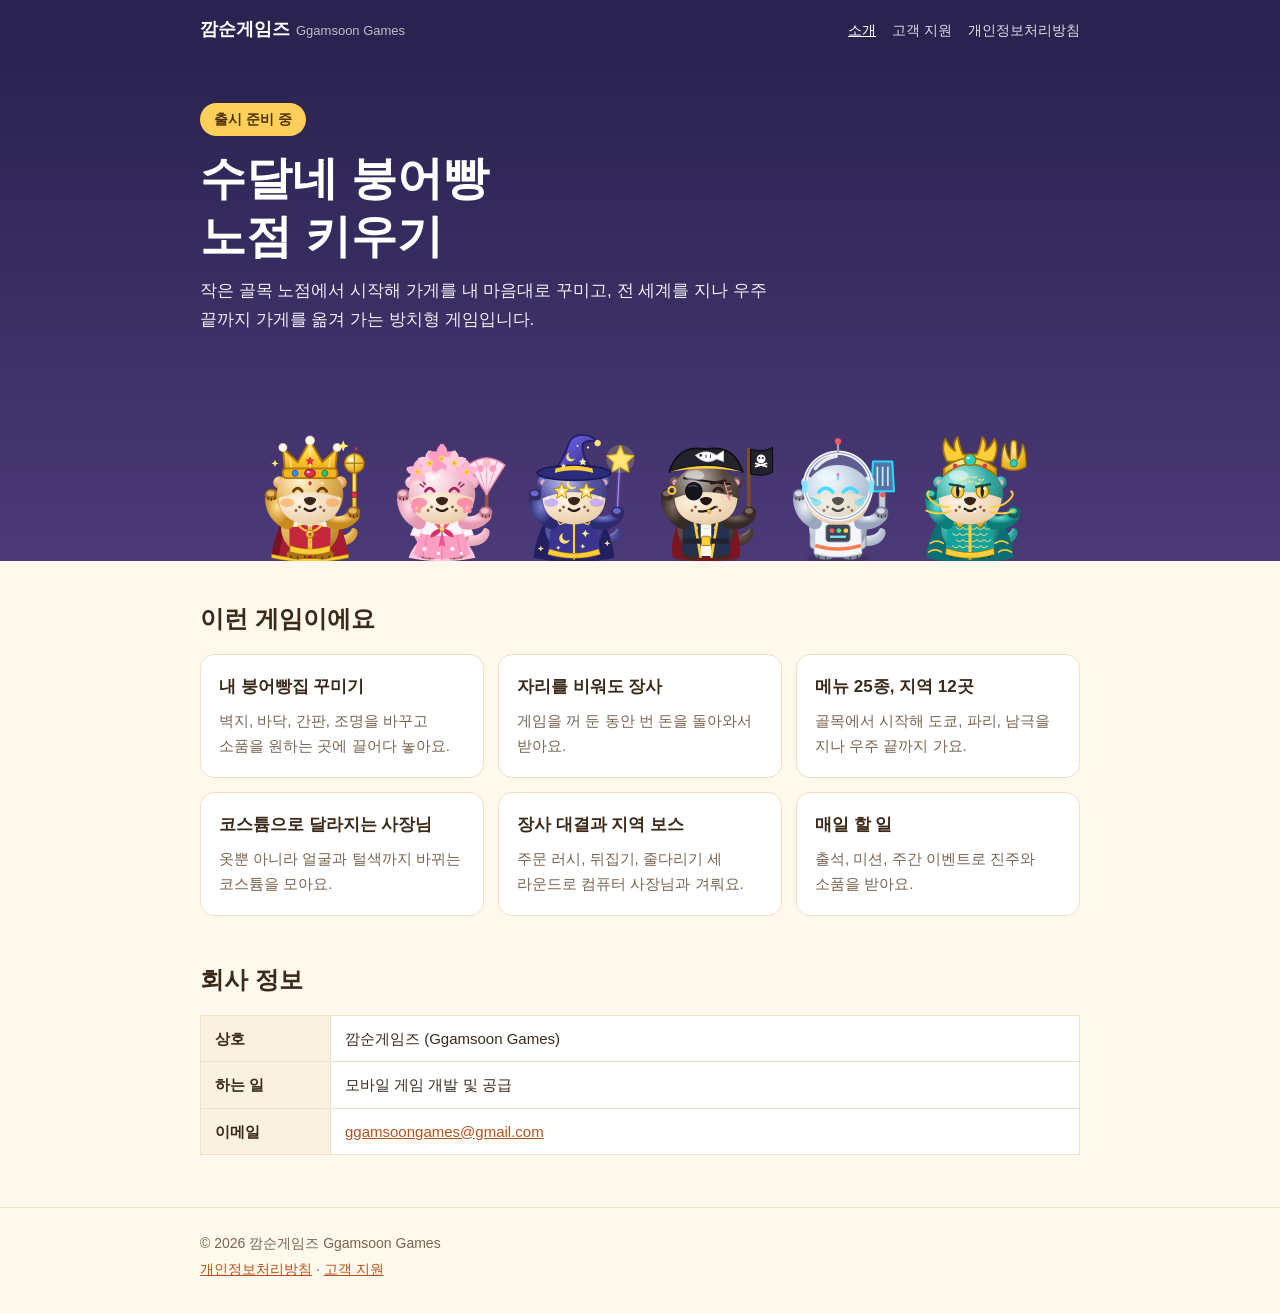
<file: index.html>
<!doctype html>
<html lang="ko">
<head>
<meta charset="utf-8">
<meta name="viewport" content="width=device-width,initial-scale=1">
<title>깜순게임즈 Ggamsoon Games</title>
<meta name="description" content="모바일 게임을 만드는 깜순게임즈입니다. 첫 작품 수달네 붕어빵을 출시 준비 중입니다.">
<link rel="icon" href="assets/icon.png">
<link rel="stylesheet" href="style.css">
</head>
<body>
<header class="top"><div class="wrap">
  <a class="brand" href="index.html">깜순게임즈<small>Ggamsoon Games</small></a>
  <nav><a href="index.html" aria-current="page">소개</a><a href="support.html">고객 지원</a><a href="privacy.html">개인정보처리방침</a></nav>
</div></header>

<div class="hero"><div class="wrap">
  <span class="badge">출시 준비 중</span>
  <h1 style="margin-top:14px">수달네 붕어빵<br>노점 키우기</h1>
  <p>작은 골목 노점에서 시작해 가게를 내 마음대로 꾸미고, 전 세계를 지나 우주 끝까지 가게를 옮겨 가는 방치형 게임입니다.</p>
  <img class="cast" src="assets/cast.png" width="1640" height="400" alt="왕관, 벚꽃 한복, 마법사, 해적, 우주복, 용왕 옷을 입은 수달 사장님들">
</div></div>

<main class="wrap">
  <section>
    <h2>이런 게임이에요</h2>
    <div class="grid">
      <div class="card"><h3>내 붕어빵집 꾸미기</h3><p>벽지, 바닥, 간판, 조명을 바꾸고 소품을 원하는 곳에 끌어다 놓아요.</p></div>
      <div class="card"><h3>자리를 비워도 장사</h3><p>게임을 꺼 둔 동안 번 돈을 돌아와서 받아요.</p></div>
      <div class="card"><h3>메뉴 25종, 지역 12곳</h3><p>골목에서 시작해 도쿄, 파리, 남극을 지나 우주 끝까지 가요.</p></div>
      <div class="card"><h3>코스튬으로 달라지는 사장님</h3><p>옷뿐 아니라 얼굴과 털색까지 바뀌는 코스튬을 모아요.</p></div>
      <div class="card"><h3>장사 대결과 지역 보스</h3><p>주문 러시, 뒤집기, 줄다리기 세 라운드로 컴퓨터 사장님과 겨뤄요.</p></div>
      <div class="card"><h3>매일 할 일</h3><p>출석, 미션, 주간 이벤트로 진주와 소품을 받아요.</p></div>
    </div>
  </section>

  <section>
    <h2>회사 정보</h2>
    <table class="info">
      <tr><th>상호</th><td>깜순게임즈 (Ggamsoon Games)</td></tr>
      <tr><th>하는 일</th><td>모바일 게임 개발 및 공급</td></tr>
      <tr><th>이메일</th><td><a href="mailto:ggamsoongames@gmail.com">ggamsoongames@gmail.com</a></td></tr>
    </table>
  </section>
</main>

<footer><div class="wrap">
  <p>© 2026 깜순게임즈 Ggamsoon Games</p>
  <p><a href="privacy.html">개인정보처리방침</a> · <a href="support.html">고객 지원</a></p>
</div></footer>
</body>
</html>
</file>
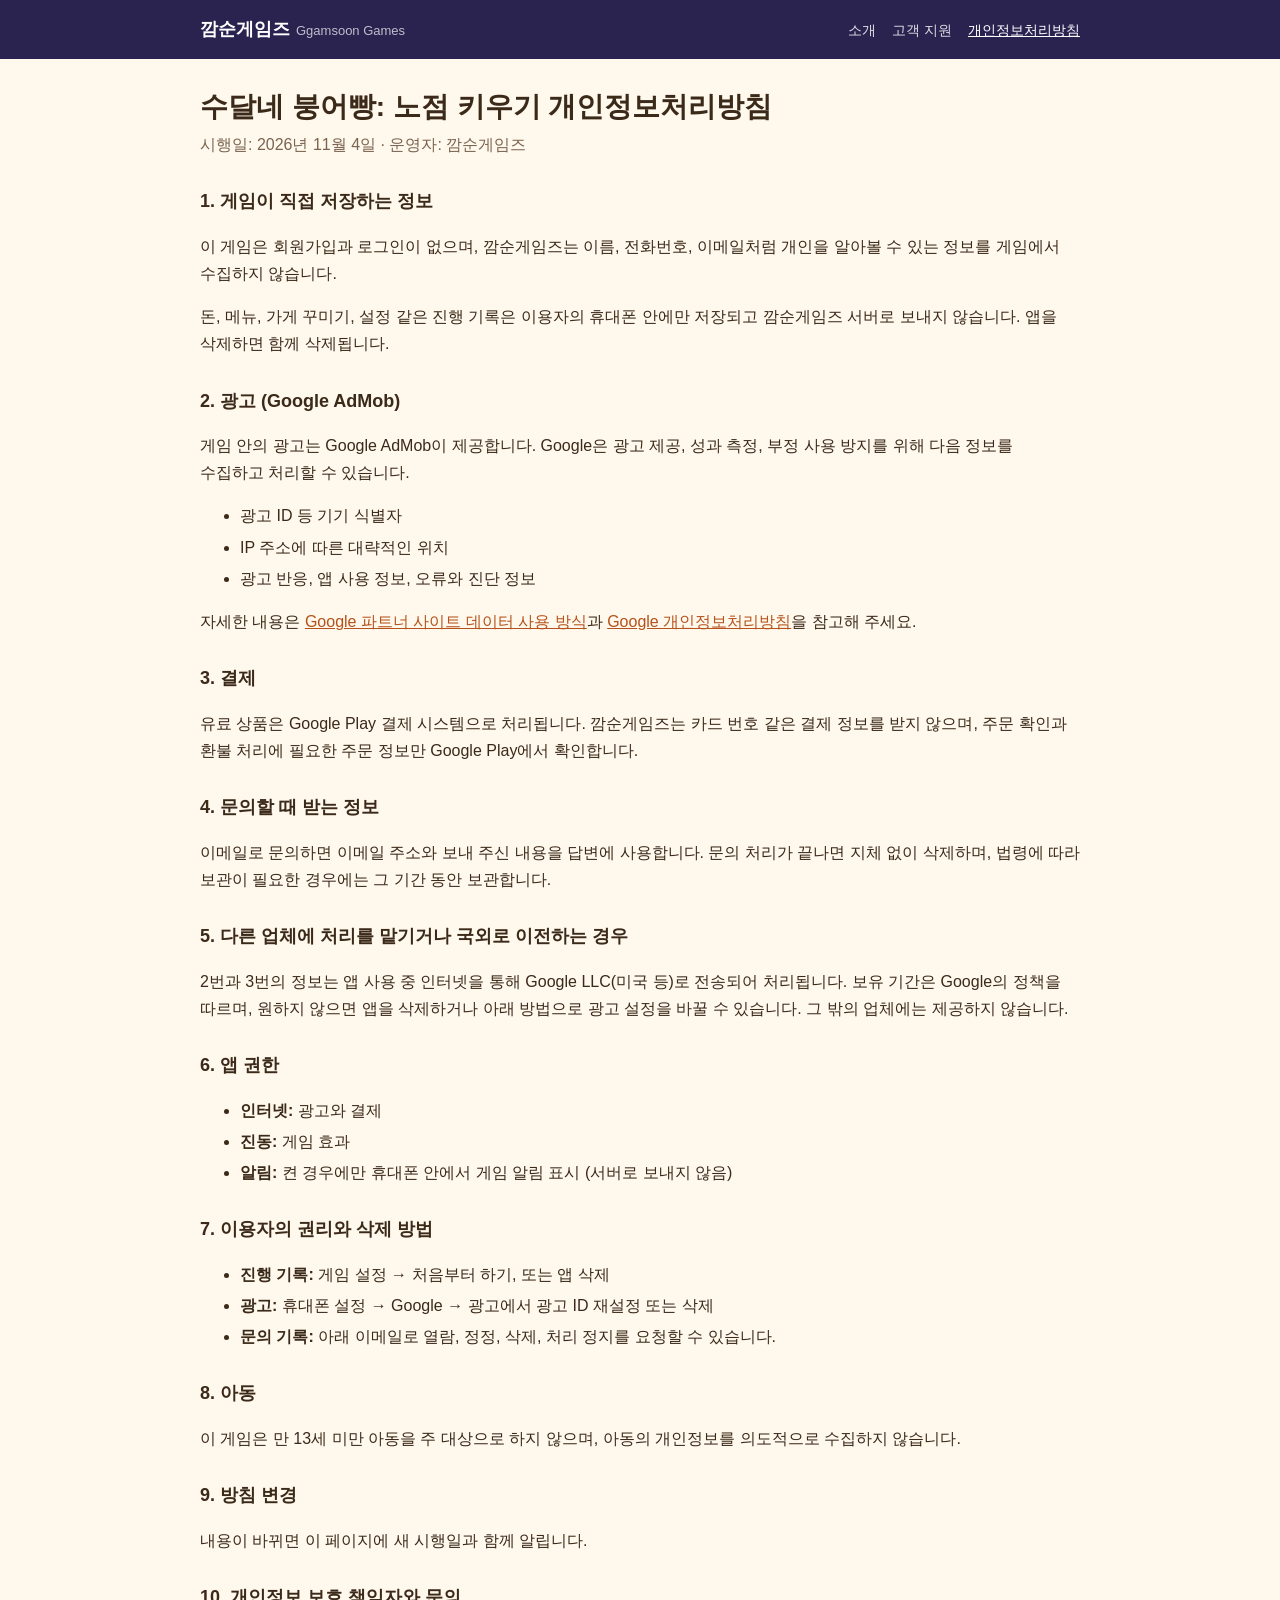
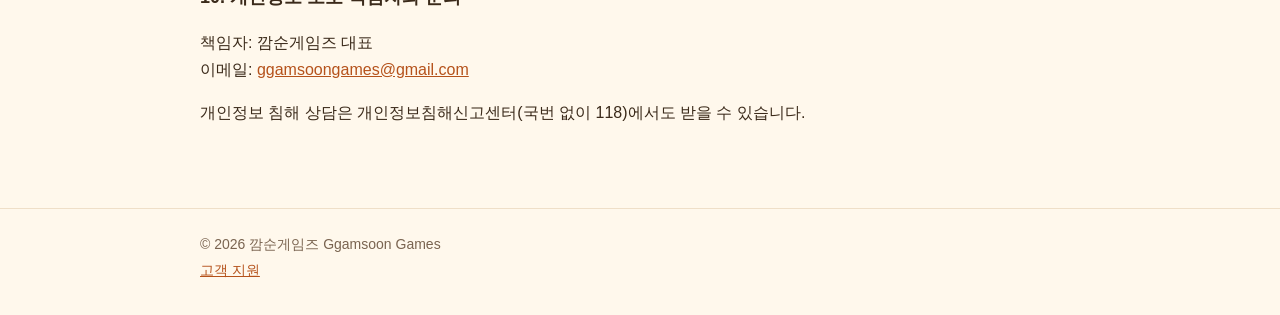
<file: privacy.html>
<!doctype html>
<html lang="ko">
<head>
<meta charset="utf-8">
<meta name="viewport" content="width=device-width,initial-scale=1">
<title>개인정보처리방침 깜순게임즈</title>
<link rel="icon" href="assets/icon.png">
<link rel="stylesheet" href="style.css">
</head>
<body>
<header class="top"><div class="wrap">
  <a class="brand" href="index.html">깜순게임즈<small>Ggamsoon Games</small></a>
  <nav><a href="index.html">소개</a><a href="support.html">고객 지원</a><a href="privacy.html" aria-current="page">개인정보처리방침</a></nav>
</div></header>

<main class="wrap doc">
  <h1>수달네 붕어빵: 노점 키우기 개인정보처리방침</h1>
  <p class="meta">시행일: 2026년 11월 4일 · 운영자: 깜순게임즈</p>

  <h2>1. 게임이 직접 저장하는 정보</h2>
  <p>이 게임은 회원가입과 로그인이 없으며, 깜순게임즈는 이름, 전화번호, 이메일처럼 개인을 알아볼 수 있는 정보를 게임에서 수집하지 않습니다.</p>
  <p>돈, 메뉴, 가게 꾸미기, 설정 같은 진행 기록은 이용자의 휴대폰 안에만 저장되고 깜순게임즈 서버로 보내지 않습니다. 앱을 삭제하면 함께 삭제됩니다.</p>

  <h2>2. 광고 (Google AdMob)</h2>
  <p>게임 안의 광고는 Google AdMob이 제공합니다. Google은 광고 제공, 성과 측정, 부정 사용 방지를 위해 다음 정보를 수집하고 처리할 수 있습니다.</p>
  <ul>
    <li>광고 ID 등 기기 식별자</li>
    <li>IP 주소에 따른 대략적인 위치</li>
    <li>광고 반응, 앱 사용 정보, 오류와 진단 정보</li>
  </ul>
  <p>자세한 내용은 <a href="https://policies.google.com/technologies/partner-sites">Google 파트너 사이트 데이터 사용 방식</a>과 <a href="https://policies.google.com/privacy">Google 개인정보처리방침</a>을 참고해 주세요.</p>

  <h2>3. 결제</h2>
  <p>유료 상품은 Google Play 결제 시스템으로 처리됩니다. 깜순게임즈는 카드 번호 같은 결제 정보를 받지 않으며, 주문 확인과 환불 처리에 필요한 주문 정보만 Google Play에서 확인합니다.</p>

  <h2>4. 문의할 때 받는 정보</h2>
  <p>이메일로 문의하면 이메일 주소와 보내 주신 내용을 답변에 사용합니다. 문의 처리가 끝나면 지체 없이 삭제하며, 법령에 따라 보관이 필요한 경우에는 그 기간 동안 보관합니다.</p>

  <h2>5. 다른 업체에 처리를 맡기거나 국외로 이전하는 경우</h2>
  <p>2번과 3번의 정보는 앱 사용 중 인터넷을 통해 Google LLC(미국 등)로 전송되어 처리됩니다. 보유 기간은 Google의 정책을 따르며, 원하지 않으면 앱을 삭제하거나 아래 방법으로 광고 설정을 바꿀 수 있습니다. 그 밖의 업체에는 제공하지 않습니다.</p>

  <h2>6. 앱 권한</h2>
  <ul>
    <li><b>인터넷:</b> 광고와 결제</li>
    <li><b>진동:</b> 게임 효과</li>
    <li><b>알림:</b> 켠 경우에만 휴대폰 안에서 게임 알림 표시 (서버로 보내지 않음)</li>
  </ul>

  <h2>7. 이용자의 권리와 삭제 방법</h2>
  <ul>
    <li><b>진행 기록:</b> 게임 설정 → 처음부터 하기, 또는 앱 삭제</li>
    <li><b>광고:</b> 휴대폰 설정 → Google → 광고에서 광고 ID 재설정 또는 삭제</li>
    <li><b>문의 기록:</b> 아래 이메일로 열람, 정정, 삭제, 처리 정지를 요청할 수 있습니다.</li>
  </ul>

  <h2>8. 아동</h2>
  <p>이 게임은 만 13세 미만 아동을 주 대상으로 하지 않으며, 아동의 개인정보를 의도적으로 수집하지 않습니다.</p>

  <h2>9. 방침 변경</h2>
  <p>내용이 바뀌면 이 페이지에 새 시행일과 함께 알립니다.</p>

  <h2>10. 개인정보 보호 책임자와 문의</h2>
  <p>책임자: 깜순게임즈 대표<br>이메일: <a href="mailto:ggamsoongames@gmail.com">ggamsoongames@gmail.com</a></p>
  <p>개인정보 침해 상담은 개인정보침해신고센터(국번 없이 118)에서도 받을 수 있습니다.</p>
</main>

<footer><div class="wrap">
  <p>© 2026 깜순게임즈 Ggamsoon Games</p>
  <p><a href="support.html">고객 지원</a></p>
</div></footer>
</body>
</html>
</file>
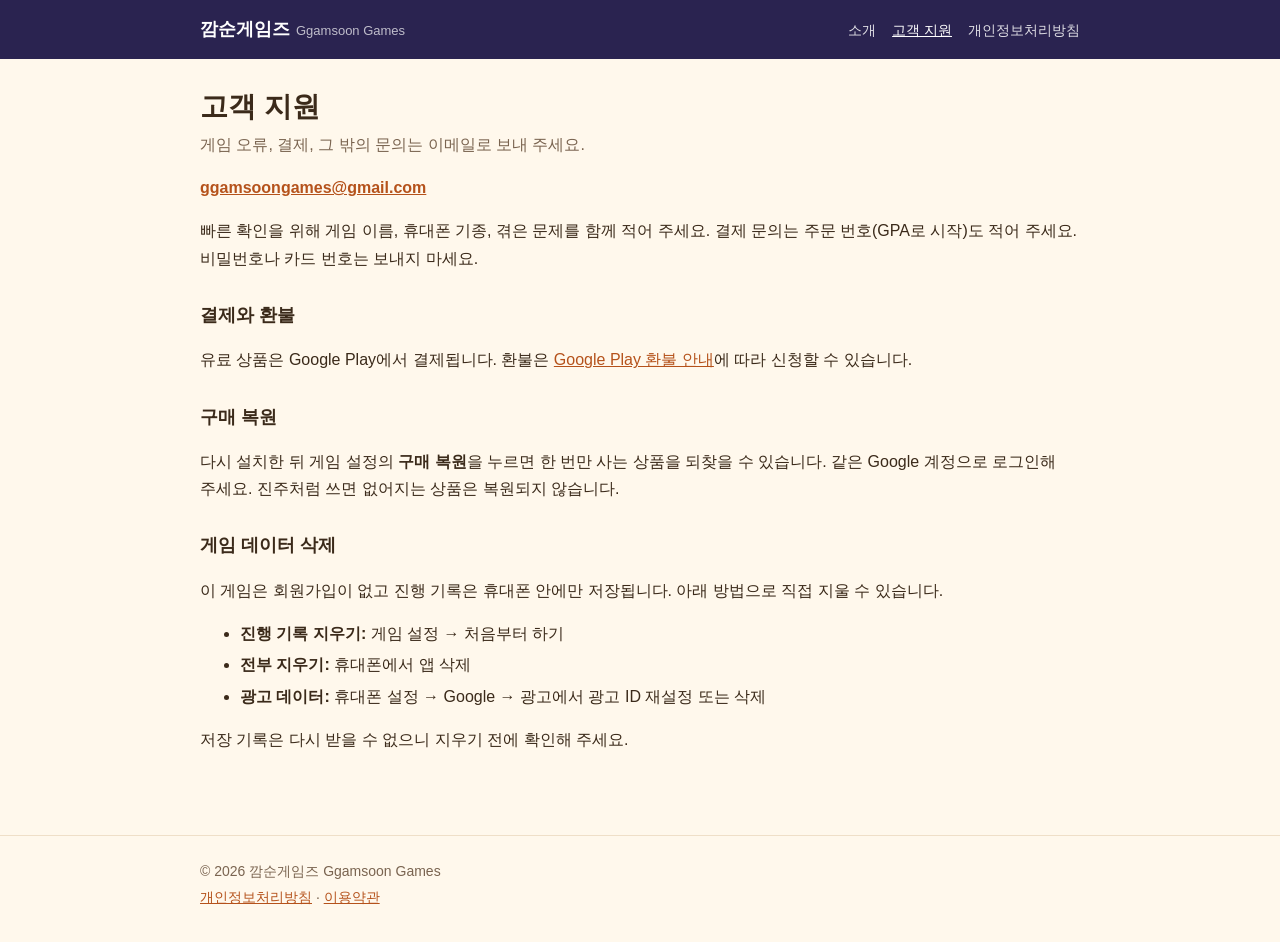
<file: support.html>
<!doctype html>
<html lang="ko">
<head>
<meta charset="utf-8">
<meta name="viewport" content="width=device-width,initial-scale=1">
<title>고객 지원 깜순게임즈</title>
<link rel="icon" href="assets/icon.png">
<link rel="stylesheet" href="style.css">
</head>
<body>
<header class="top"><div class="wrap">
  <a class="brand" href="index.html">깜순게임즈<small>Ggamsoon Games</small></a>
  <nav><a href="index.html">소개</a><a href="support.html" aria-current="page">고객 지원</a><a href="privacy.html">개인정보처리방침</a></nav>
</div></header>

<main class="wrap doc">
  <h1>고객 지원</h1>
  <p class="meta">게임 오류, 결제, 그 밖의 문의는 이메일로 보내 주세요.</p>
  <p><a href="mailto:ggamsoongames@gmail.com"><b>ggamsoongames@gmail.com</b></a></p>
  <p>빠른 확인을 위해 게임 이름, 휴대폰 기종, 겪은 문제를 함께 적어 주세요. 결제 문의는 주문 번호(GPA로 시작)도 적어 주세요. 비밀번호나 카드 번호는 보내지 마세요.</p>

  <h2>결제와 환불</h2>
  <p>유료 상품은 Google Play에서 결제됩니다. 환불은 <a href="https://support.google.com/googleplay/answer/2479637?hl=ko">Google Play 환불 안내</a>에 따라 신청할 수 있습니다.</p>

  <h2>구매 복원</h2>
  <p>다시 설치한 뒤 게임 설정의 <b>구매 복원</b>을 누르면 한 번만 사는 상품을 되찾을 수 있습니다. 같은 Google 계정으로 로그인해 주세요. 진주처럼 쓰면 없어지는 상품은 복원되지 않습니다.</p>

  <h2 id="delete">게임 데이터 삭제</h2>
  <p>이 게임은 회원가입이 없고 진행 기록은 휴대폰 안에만 저장됩니다. 아래 방법으로 직접 지울 수 있습니다.</p>
  <ul>
    <li><b>진행 기록 지우기:</b> 게임 설정 → 처음부터 하기</li>
    <li><b>전부 지우기:</b> 휴대폰에서 앱 삭제</li>
    <li><b>광고 데이터:</b> 휴대폰 설정 → Google → 광고에서 광고 ID 재설정 또는 삭제</li>
  </ul>
  <p>저장 기록은 다시 받을 수 없으니 지우기 전에 확인해 주세요.</p>
</main>

<footer><div class="wrap">
  <p>© 2026 깜순게임즈 Ggamsoon Games</p>
  <p><a href="privacy.html">개인정보처리방침</a> · <a href="terms.html">이용약관</a></p>
</div></footer>
</body>
</html>
</file>
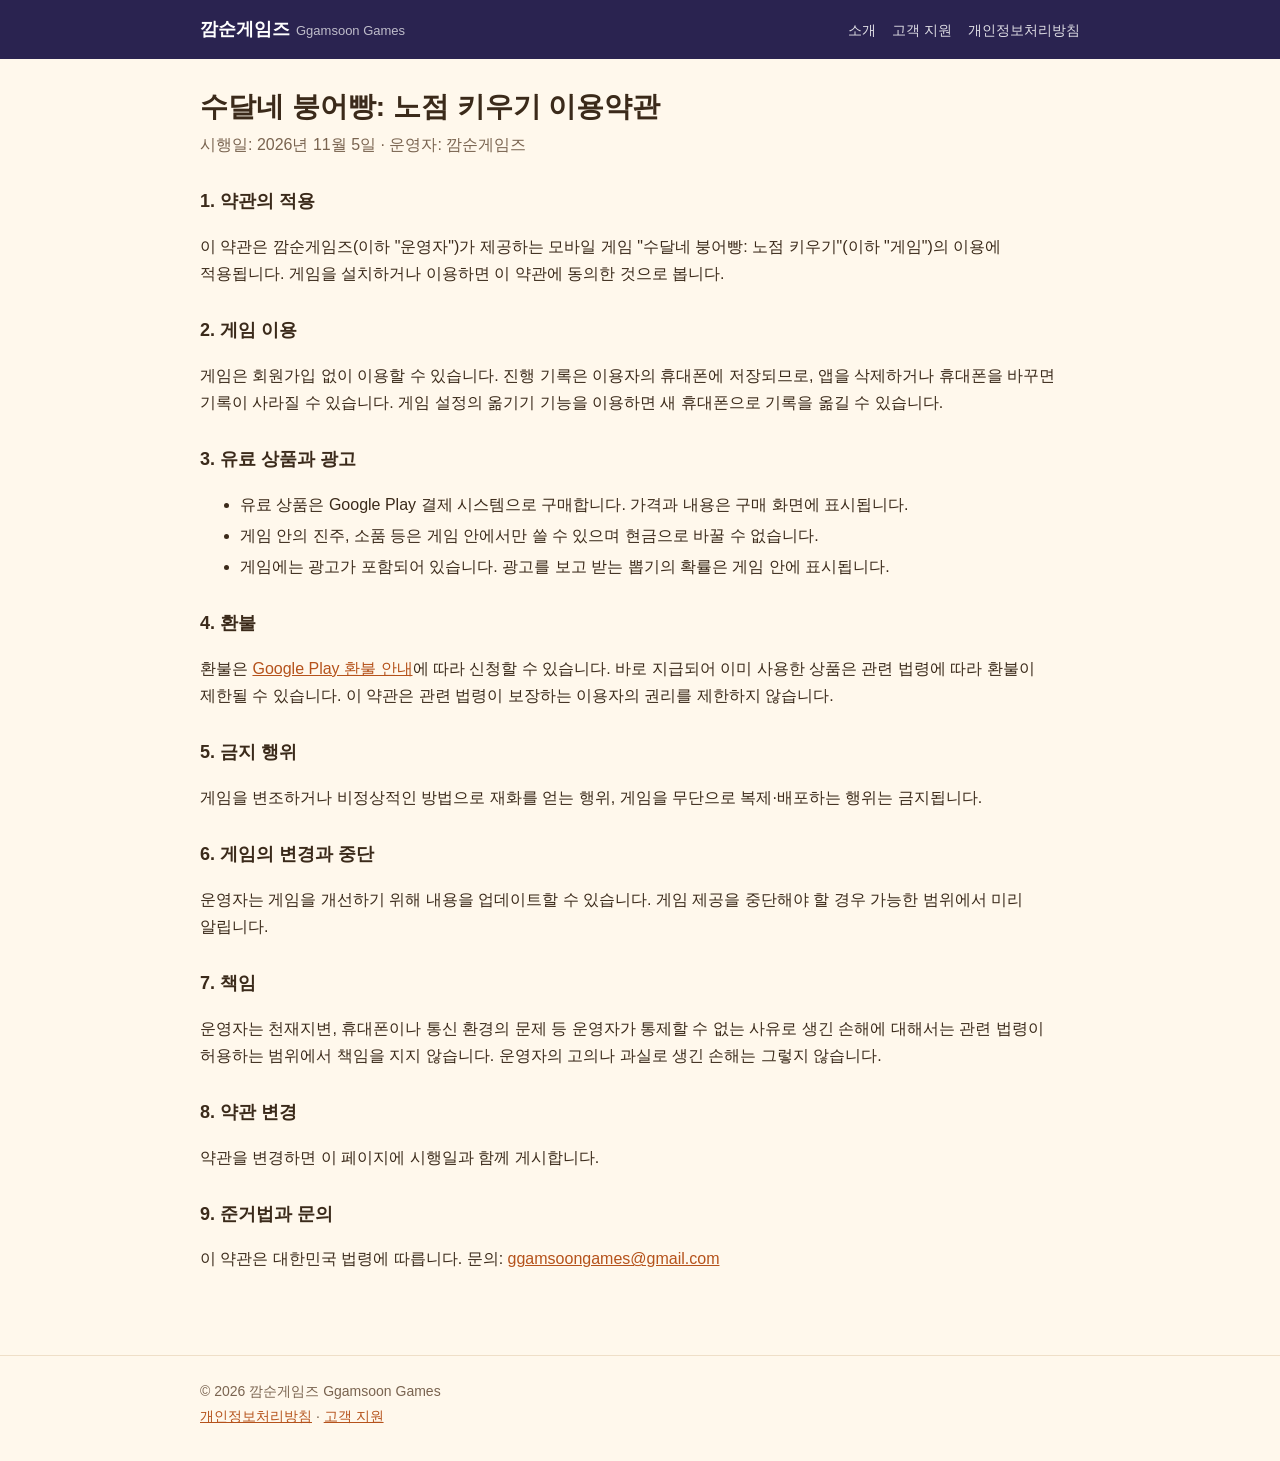
<file: terms.html>
<!doctype html>
<html lang="ko">
<head>
<meta charset="utf-8">
<meta name="viewport" content="width=device-width,initial-scale=1">
<title>이용약관 깜순게임즈</title>
<link rel="icon" href="assets/icon.png">
<link rel="stylesheet" href="style.css">
</head>
<body>
<header class="top"><div class="wrap">
  <a class="brand" href="index.html">깜순게임즈<small>Ggamsoon Games</small></a>
  <nav><a href="index.html">소개</a><a href="support.html">고객 지원</a><a href="privacy.html">개인정보처리방침</a></nav>
</div></header>

<main class="wrap doc">
  <h1>수달네 붕어빵: 노점 키우기 이용약관</h1>
  <p class="meta">시행일: 2026년 11월 5일 · 운영자: 깜순게임즈</p>

  <h2>1. 약관의 적용</h2>
  <p>이 약관은 깜순게임즈(이하 "운영자")가 제공하는 모바일 게임 "수달네 붕어빵: 노점 키우기"(이하 "게임")의 이용에 적용됩니다. 게임을 설치하거나 이용하면 이 약관에 동의한 것으로 봅니다.</p>

  <h2>2. 게임 이용</h2>
  <p>게임은 회원가입 없이 이용할 수 있습니다. 진행 기록은 이용자의 휴대폰에 저장되므로, 앱을 삭제하거나 휴대폰을 바꾸면 기록이 사라질 수 있습니다. 게임 설정의 옮기기 기능을 이용하면 새 휴대폰으로 기록을 옮길 수 있습니다.</p>

  <h2>3. 유료 상품과 광고</h2>
  <ul>
    <li>유료 상품은 Google Play 결제 시스템으로 구매합니다. 가격과 내용은 구매 화면에 표시됩니다.</li>
    <li>게임 안의 진주, 소품 등은 게임 안에서만 쓸 수 있으며 현금으로 바꿀 수 없습니다.</li>
    <li>게임에는 광고가 포함되어 있습니다. 광고를 보고 받는 뽑기의 확률은 게임 안에 표시됩니다.</li>
  </ul>

  <h2>4. 환불</h2>
  <p>환불은 <a href="https://support.google.com/googleplay/answer/2479637?hl=ko">Google Play 환불 안내</a>에 따라 신청할 수 있습니다. 바로 지급되어 이미 사용한 상품은 관련 법령에 따라 환불이 제한될 수 있습니다. 이 약관은 관련 법령이 보장하는 이용자의 권리를 제한하지 않습니다.</p>

  <h2>5. 금지 행위</h2>
  <p>게임을 변조하거나 비정상적인 방법으로 재화를 얻는 행위, 게임을 무단으로 복제·배포하는 행위는 금지됩니다.</p>

  <h2>6. 게임의 변경과 중단</h2>
  <p>운영자는 게임을 개선하기 위해 내용을 업데이트할 수 있습니다. 게임 제공을 중단해야 할 경우 가능한 범위에서 미리 알립니다.</p>

  <h2>7. 책임</h2>
  <p>운영자는 천재지변, 휴대폰이나 통신 환경의 문제 등 운영자가 통제할 수 없는 사유로 생긴 손해에 대해서는 관련 법령이 허용하는 범위에서 책임을 지지 않습니다. 운영자의 고의나 과실로 생긴 손해는 그렇지 않습니다.</p>

  <h2>8. 약관 변경</h2>
  <p>약관을 변경하면 이 페이지에 시행일과 함께 게시합니다.</p>

  <h2>9. 준거법과 문의</h2>
  <p>이 약관은 대한민국 법령에 따릅니다. 문의: <a href="mailto:ggamsoongames@gmail.com">ggamsoongames@gmail.com</a></p>
</main>

<footer><div class="wrap">
  <p>© 2026 깜순게임즈 Ggamsoon Games</p>
  <p><a href="privacy.html">개인정보처리방침</a> · <a href="support.html">고객 지원</a></p>
</div></footer>
</body>
</html>
</file>
<file: style.css>
:root {
  --bg: #fff8ec; --card: #ffffff; --ink: #3b2a1a; --soft: #7a6450; --line: #efdfc8;
  --accent: #b5521b; --night: #2a2350; --night2: #4b3a78; --gold: #ffcf5a;
}
* { box-sizing: border-box; }
body { margin: 0; font-family: -apple-system, BlinkMacSystemFont, "Apple SD Gothic Neo", "Malgun Gothic", "Noto Sans KR", sans-serif; line-height: 1.7; color: var(--ink); background: var(--bg); word-break: keep-all; }
a { color: var(--accent); }
.wrap { max-width: 920px; margin: 0 auto; padding: 0 20px; }
header.top { background: var(--night); }
header.top .wrap { display: flex; align-items: center; justify-content: space-between; gap: 12px; padding-top: 14px; padding-bottom: 14px; flex-wrap: wrap; }
.brand { color: #fff; font-weight: 800; font-size: 18px; text-decoration: none; }
.brand small { font-weight: 500; opacity: .7; margin-left: 6px; font-size: 13px; }
nav a { color: #fff; text-decoration: none; margin-left: 16px; font-size: 14px; opacity: .85; }
nav a:first-child { margin-left: 0; }
nav a:hover, nav a[aria-current] { opacity: 1; text-decoration: underline; }
.hero { background: linear-gradient(var(--night), var(--night2)); color: #fff; padding: 44px 0 0; overflow: hidden; }
.hero h1 { font-size: clamp(30px, 6vw, 46px); line-height: 1.25; margin: 0 0 12px; }
.hero p { margin: 0 0 18px; font-size: 17px; opacity: .92; max-width: 34em; }
.badge { display: inline-block; background: var(--gold); color: #4a3200; font-weight: 700; font-size: 14px; padding: 5px 14px; border-radius: 99px; }
.cast { display: block; width: 100%; max-width: 820px; margin: 26px auto 0; height: auto; }
section { padding: 38px 0 6px; }
h2 { font-size: 24px; margin: 0 0 14px; }
.grid { display: grid; grid-template-columns: repeat(auto-fit, minmax(240px, 1fr)); gap: 14px; }
.card { background: var(--card); border: 1px solid var(--line); border-radius: 14px; padding: 18px; }
.card h3 { margin: 0 0 6px; font-size: 17px; }
.card p { margin: 0; color: var(--soft); font-size: 15px; }
.game { display: flex; gap: 18px; align-items: center; flex-wrap: wrap; }
.game img { width: 96px; height: 96px; border-radius: 22px; }
.game div { flex: 1 1 260px; }
.info { width: 100%; border-collapse: collapse; background: var(--card); }
.info th, .info td { border: 1px solid var(--line); padding: 10px 14px; text-align: left; font-size: 15px; }
.info th { width: 130px; background: #fbf1e0; font-weight: 600; }
.doc { padding-top: 30px; padding-bottom: 20px; }
.doc h1 { font-size: 28px; margin: 0 0 6px; line-height: 1.3; }
.doc h2 { font-size: 18px; margin: 28px 0 8px; }
.doc li { margin: 4px 0; }
.doc .meta { color: var(--soft); margin: 0 0 16px; }
footer { margin-top: 46px; padding: 22px 0 30px; border-top: 1px solid var(--line); color: var(--soft); font-size: 14px; }
footer p { margin: 2px 0; }
</file>
